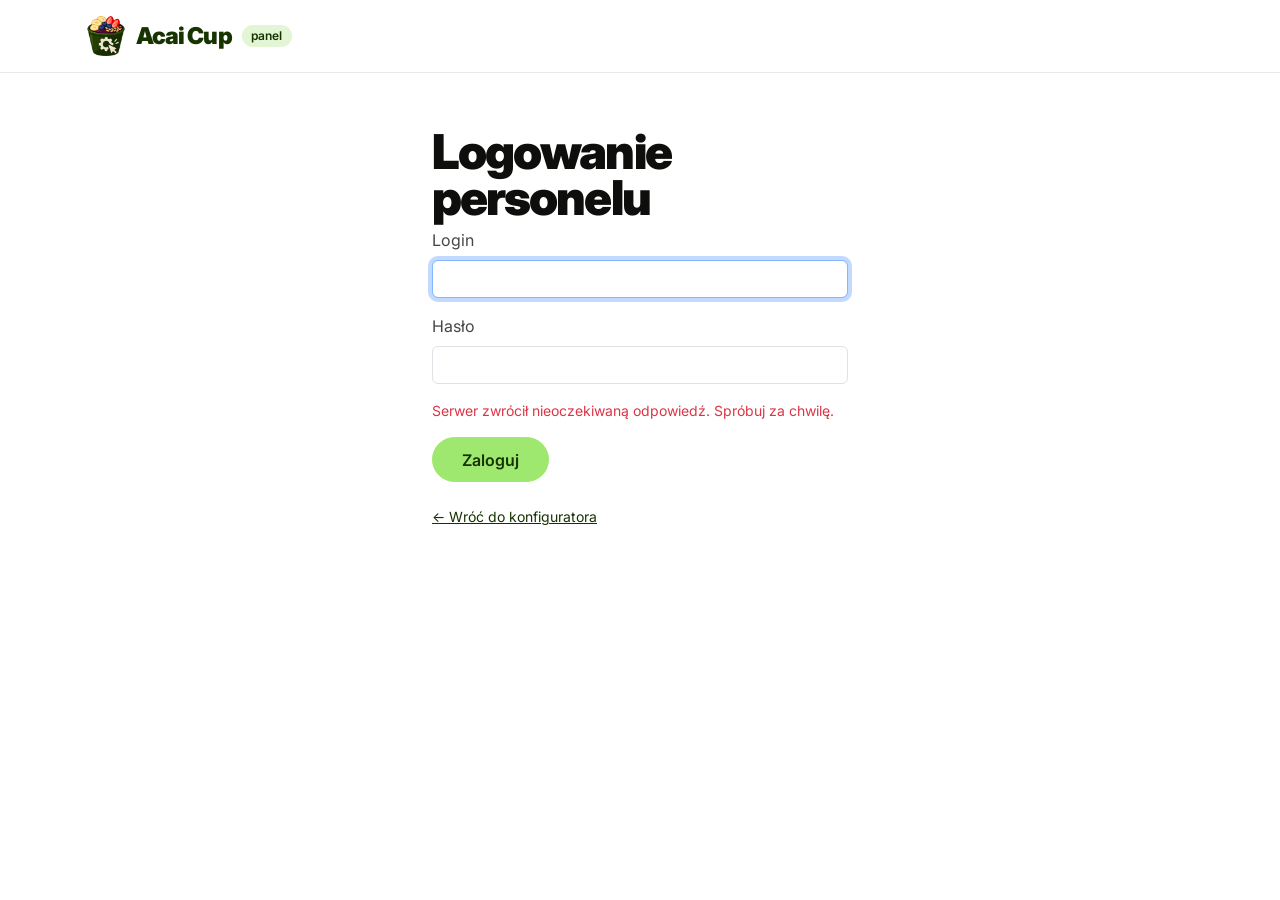
<file: public/panel/index.html>
<!doctype html>
<html lang="pl">
<head>
    <meta charset="utf-8">
    <meta name="viewport" content="width=device-width, initial-scale=1, viewport-fit=cover">
    <title>Panel personelu – Acai Cup</title>
    <meta name="robots" content="noindex, nofollow">

    <link rel="stylesheet" href="https://cdn.jsdelivr.net/npm/bootstrap@5.3.3/dist/css/bootstrap.min.css" crossorigin="anonymous">
    <link rel="preconnect" href="https://fonts.googleapis.com">
    <link rel="preconnect" href="https://fonts.gstatic.com" crossorigin>
    <link rel="stylesheet" href="https://fonts.googleapis.com/css2?family=Inter:wght@400;500;600;700;900&display=swap">
    <link rel="stylesheet" href="../assets/css/style.css?v=2026-11-25b">
    <link rel="icon" type="image/png" sizes="32x32" href="../assets/img/favicon-32.png">
    <link rel="apple-touch-icon" href="../assets/img/apple-touch-icon.png">
</head>
<body class="panel-body">
<!--
    Panel personelu (zadania 34, 36, 37, 39 – FE).
    Jedna strona: formularz logowania ALBO panel z zakładkami.
    Całą treść zakładek buduje assets/js/panel.js na podstawie danych z api/admin/*.
    Elementy z data-role="manager" są widoczne tylko dla kierownika –
    ale to tylko wygoda: serwer i tak sprawdza rolę w każdym endpoincie (require_role).
-->

<header class="site-header">
    <div class="container d-flex align-items-center justify-content-between gap-3 py-3">
        <a class="brand" href="./">
            <img class="brand-mark" src="../assets/img/logo.png" alt="" width="40" height="40">
            Acai Cup <span class="panel-tag">panel</span>
        </a>
        <div id="user-box" class="d-flex align-items-center gap-2" hidden>
            <span class="small text-secondary">
                <span id="user-login"></span> · rola: <span id="user-role"></span>
            </span>
            <button id="btn-logout" type="button" class="btn btn-outline-secondary btn-sm">Wyloguj</button>
        </div>
    </div>
</header>

<main class="container py-4">
    <p id="panel-message" class="alert" role="status" hidden></p>

    <!-- Logowanie -->
    <section id="login-view" class="login-card" hidden aria-labelledby="login-title">
        <h1 id="login-title" class="step-title">Logowanie personelu</h1>
        <form id="login-form" novalidate>
            <div class="mb-3">
                <label for="login" class="form-label">Login</label>
                <input id="login" name="login" class="form-control" autocomplete="username" maxlength="40" required>
            </div>
            <div class="mb-3">
                <label for="password" class="form-label">Hasło</label>
                <input id="password" name="password" type="password" class="form-control" autocomplete="current-password" maxlength="200" required>
            </div>
            <p id="login-error" class="text-danger small" role="alert"></p>
            <button type="submit" class="btn btn-acai">Zaloguj</button>
        </form>
        <p class="small text-secondary mt-4"><a class="footer-link" href="../">← Wróć do konfiguratora</a></p>
    </section>

    <!-- Panel -->
    <section id="panel-view" hidden>
        <nav class="panel-tabs" aria-label="Sekcje panelu">
            <button type="button" class="panel-tab" data-tab="orders">Zamówienia</button>
            <button type="button" class="panel-tab" data-tab="products">Produkty</button>
            <button type="button" class="panel-tab" data-tab="prices" data-role="manager">Ceny</button>
            <button type="button" class="panel-tab" data-tab="summary" data-role="manager">Podsumowanie</button>
        </nav>

        <section id="view-orders" class="panel-view" aria-labelledby="orders-title">
            <div class="d-flex flex-wrap align-items-baseline justify-content-between gap-2">
                <h1 id="orders-title" class="panel-title">Zamówienia</h1>
                <span id="orders-updated" class="small text-secondary"></span>
            </div>
            <div id="order-filters" class="filter-bar" role="group" aria-label="Filtr statusu"></div>
            <div id="order-list" class="order-grid" aria-live="polite"></div>
        </section>

        <section id="view-products" class="panel-view" aria-labelledby="products-title" hidden>
            <div class="d-flex flex-wrap align-items-baseline justify-content-between gap-2">
                <h1 id="products-title" class="panel-title">Produkty</h1>
                <button id="btn-add-product" type="button" class="btn btn-acai" data-role="manager">Dodaj produkt</button>
            </div>
            <p class="text-secondary">Wyłączony przełącznik = produkt chwilowo niedostępny (w konfiguratorze wyszarzony).</p>
            <div id="product-form-box" data-role="manager"></div>
            <div id="product-list"></div>
        </section>

        <section id="view-prices" class="panel-view" aria-labelledby="prices-title" data-role="manager" hidden>
            <h1 id="prices-title" class="panel-title">Ceny</h1>
            <p class="text-secondary">Cena zależy tylko od rozmiaru. Zmiana nie wpływa na złożone już zamówienia.</p>
            <form id="prices-form" class="prices-form" novalidate></form>
        </section>

        <section id="view-summary" class="panel-view" aria-labelledby="summary-title" data-role="manager" hidden>
            <h1 id="summary-title" class="panel-title">Podsumowanie sprzedaży</h1>
            <form id="summary-form" class="d-flex flex-wrap align-items-end gap-2 mb-4">
                <div>
                    <label for="summary-from" class="form-label small">Od</label>
                    <input id="summary-from" type="date" class="form-control" required>
                </div>
                <div>
                    <label for="summary-to" class="form-label small">Do</label>
                    <input id="summary-to" type="date" class="form-control" required>
                </div>
                <button type="submit" class="btn btn-outline-secondary">Pokaż</button>
            </form>
            <div id="summary-result" aria-live="polite"></div>
        </section>
    </section>
</main>

<script type="module" src="../assets/js/panel.js?v=2026-11-25b"></script>
</body>
</html>
</file>
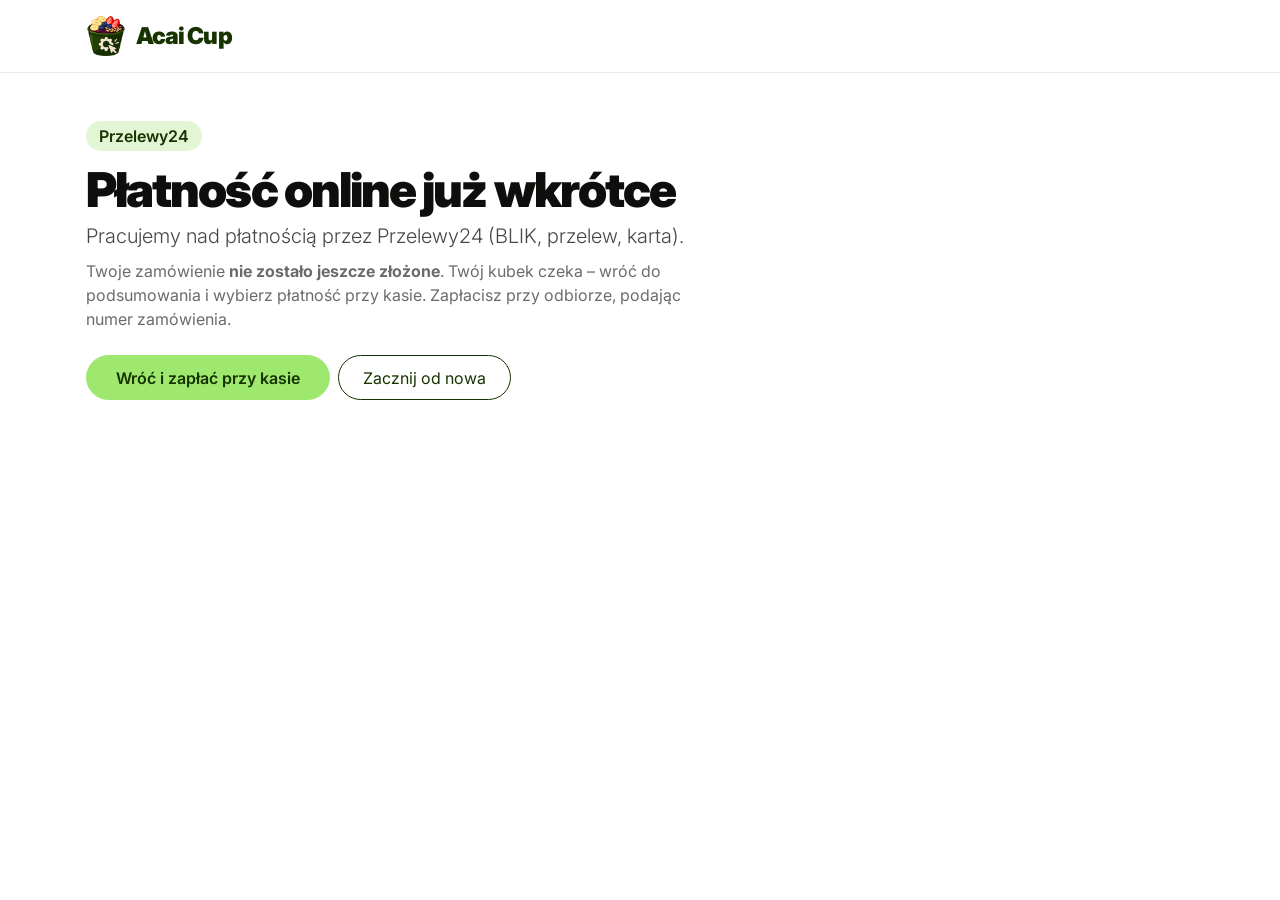
<file: public/platnosc-wkrotce.html>
<!doctype html>
<html lang="pl">
<head>
    <meta charset="utf-8">
    <meta name="viewport" content="width=device-width, initial-scale=1, viewport-fit=cover">
    <title>Płatność online wkrótce – Acai Cup</title>
    <meta name="robots" content="noindex">

    <link rel="stylesheet" href="https://cdn.jsdelivr.net/npm/bootstrap@5.3.3/dist/css/bootstrap.min.css" crossorigin="anonymous">
    <link rel="preconnect" href="https://fonts.googleapis.com">
    <link rel="preconnect" href="https://fonts.gstatic.com" crossorigin>
    <link rel="stylesheet" href="https://fonts.googleapis.com/css2?family=Inter:wght@400;500;600;700;900&display=swap">
    <link rel="stylesheet" href="assets/css/style.css?v=2026-11-25b">
    <link rel="icon" type="image/png" sizes="32x32" href="assets/img/favicon-32.png">
    <link rel="apple-touch-icon" href="assets/img/apple-touch-icon.png">
</head>
<body>
<!--
    Strona „płatność online wkrótce” (zadanie 30, FE).
    Pojawia się, gdy klient wybierze płatność online: serwer odpowiada wtedy
    błędem PAYMENT_UNAVAILABLE i NIE zapisuje zamówienia.
    Przycisk wraca do konfiguratora z dopiskiem ?powrot=platnosc – app.js odtwarza
    wtedy kubek z sessionStorage i otwiera podsumowanie z płatnością przy kasie.
    Strona nie ma własnego skryptu.
-->

<header class="site-header">
    <div class="container d-flex align-items-center justify-content-between py-3">
        <a class="brand" href="./">
            <img class="brand-mark" src="assets/img/logo.png" alt="" width="40" height="40">
            Acai Cup
        </a>
    </div>
</header>

<main class="container py-5">
    <div class="soon-card">
        <p class="soon-badge">Przelewy24</p>
        <h1 class="step-title">Płatność online już wkrótce</h1>
        <p class="lead mb-2">Pracujemy nad płatnością przez Przelewy24 (BLIK, przelew, karta).</p>
        <p class="text-secondary mb-4">
            Twoje zamówienie <strong>nie zostało jeszcze złożone</strong>. Twój kubek czeka –
            wróć do podsumowania i wybierz płatność przy kasie. Zapłacisz przy odbiorze, podając numer zamówienia.
        </p>
        <div class="d-flex flex-wrap gap-2">
            <a class="btn btn-acai" href="./?powrot=platnosc">Wróć i zapłać przy kasie</a>
            <a class="btn btn-outline-secondary" href="./">Zacznij od nowa</a>
        </div>
    </div>
</main>

</body>
</html>
</file>
<file: public/assets/css/style.css>
/* =====================================================================
   Acai Cup – style (zadanie 14, FE). Opis zasad: docs/styl.md
   Styl bazowy: „Wise” z styles.refero.design – głęboka zieleń liści,
   jeden limonkowy akcent, ciężkie nagłówki, przyciski-pigułki.
   Wybrany przez zespół 03.11.2026.
   ===================================================================== */

:root {
    /* Kolory marki */
    --forest:   #163300;   /* Forest Ink – tekst marki, ciemne sekcje, obramowania wyboru */
    --spruce:   #054d28;   /* Spruce – tło kubka w ciemnej sekcji */
    --obsidian: #0e0f0c;   /* nagłówki */
    --lime:     #9fe870;   /* Lime Voltage – przycisk główny i aktywny krok (oszczędnie!) */
    --lime-hover: #8fd960;
    --mist:     #e2f6d5;   /* Linen Mist – tło zaznaczenia, plakietki */

    /* Neutralne */
    --text:     #454745;   /* Charcoal – tekst główny */
    --muted:    #6a6c6a;   /* Slate – tekst pomocniczy */
    --fog:      #e8ebe6;   /* Fog – ramki, kafelki */
    --paper:    #ffffff;   /* tło strony i kart */

    /* Kolory na ciemnej sekcji (podgląd kubka) */
    --on-dark:       #ffffff;
    --on-dark-muted: #b9d9b0;
    --cup-inside:    #0f3d1f;

    /* Kształty */
    --radius:      10px;   /* karty, pola */
    --radius-lg:   28px;   /* duża ciemna karta */
    --radius-pill: 9999px; /* przyciski, plakietki, kroki */

    /* Typografia: Inter 900 w nagłówkach, 400–700 w reszcie */
    --font: "Inter", system-ui, -apple-system, "Segoe UI", sans-serif;

    --bs-body-font-family: var(--font);
    --bs-body-color: var(--text);
    --bs-body-bg: var(--paper);
    --bs-secondary-color: var(--muted);
    --bs-secondary-rgb: 106, 108, 106;
}

body {
    background: var(--paper);
    color: var(--text);
}

/* Margines boczny min. 16 px, także obok wcięć ekranu w telefonach. */
.container {
    padding-left: max(16px, env(safe-area-inset-left, 0px));
    padding-right: max(16px, env(safe-area-inset-right, 0px));
}

h1, h2, .brand, .price {
    font-family: var(--font);
    font-weight: 900;
    letter-spacing: -0.04em;
    color: var(--obsidian);
}

/* Nagłówek ------------------------------------------------------------ */
.site-header {
    background: var(--paper);
    border-bottom: 1px solid var(--fog);
}

.brand {
    display: inline-flex;
    align-items: center;
    gap: 10px;
    font-size: 1.45rem;
    color: var(--forest);
    text-decoration: none;
}

.brand-mark {
    width: 40px;
    height: 40px;
    object-fit: contain;
    flex-shrink: 0;
}

/* Podgląd kubka – ciemna sekcja Forest Ink ------------------------------ */
.preview-card {
    top: 1.5rem;
    background: var(--forest);
    color: var(--on-dark);
    border-radius: var(--radius-lg);
    padding: 1.5rem;
}

.preview-card .text-secondary {
    color: var(--on-dark-muted) !important;
}

.cup-wrap {
    background: var(--spruce);
    border-radius: 20px;
    padding: 0.75rem;
}

#cup {
    display: block;
    width: 100%;
    max-width: 300px;
    margin: 0 auto;
}

.cup-inside        { fill: var(--cup-inside); }
.cup-outline       { fill: none; stroke: var(--mist); stroke-width: 2.5; stroke-linejoin: round; }
.cup-rim           { fill: var(--forest); stroke: var(--mist); stroke-width: 2.5; }
.cup-shine         { stroke: #ffffff; stroke-width: 5; stroke-linecap: round; opacity: 0.3; }
.cup-shadow        { fill: #000000; opacity: 0.25; }
.cup-layer         { stroke: rgba(255, 255, 255, 0.55); stroke-width: 1.5; }
.cup-layer-empty   { fill: var(--cup-inside); stroke: #5c8a5f; stroke-width: 1.2; stroke-dasharray: 5 4; }
.cup-label-pill    { fill: var(--forest); fill-opacity: 0.82; }
.cup-label-text    { fill: #ffffff; font-weight: 600; }
.cup-mound         { stroke: rgba(255, 255, 255, 0.6); stroke-width: 1.5; }
.cup-mound-split   { stroke: rgba(255, 255, 255, 0.7); stroke-width: 1.5; }
.cup-slot-label    { font-size: 11px; fill: var(--on-dark-muted); }
.cup-empty-label   { font-size: 13px; fill: var(--on-dark-muted); }
.protein-badge circle    { fill: var(--lime); }
.protein-badge text      { fill: var(--forest); font-weight: 700; }
.protein-badge-big       { font-size: 13px; }
.protein-badge-small     { font-size: 9.5px; }

.preview-card .price {
    font-size: 2.4rem;
    color: var(--on-dark);
    font-variant-numeric: tabular-nums;
}

.nutrition {
    display: grid;
    grid-template-columns: repeat(4, 1fr);
    gap: 0.5rem;
    margin: 1rem 0 0;
}

.nutrition div {
    background: rgba(255, 255, 255, 0.08);
    border-radius: var(--radius);
    padding: 0.5rem;
    text-align: center;
}

.nutrition dt {
    font-size: 0.72rem;
    font-weight: 500;
    color: var(--on-dark-muted);
}

.nutrition dd {
    margin: 0;
    font-weight: 700;
    color: var(--on-dark);
    font-variant-numeric: tabular-nums;
}

.badge.allergen {
    background: var(--mist);
    color: var(--forest);
    border-radius: var(--radius-pill);
    font-weight: 600;
}

/* Kroki ---------------------------------------------------------------- */
.stepper {
    display: flex;
    gap: 0.5rem;
    list-style: none;
    padding: 0;
    margin: 0 0 1.5rem;
    flex-wrap: wrap;
}

.stepper-btn {
    display: inline-flex;
    align-items: center;
    gap: 0.4rem;
    border: 1px solid var(--fog);
    background: var(--paper);
    border-radius: var(--radius-pill);
    padding: 0.3rem 0.8rem 0.3rem 0.35rem;
    color: var(--forest);
    font-weight: 600;
    white-space: nowrap;
}

.stepper-btn:disabled {
    opacity: 0.45;
}

.stepper-num {
    display: inline-grid;
    place-items: center;
    width: 1.6rem;
    height: 1.6rem;
    border-radius: 50%;
    background: var(--fog);
    font-size: 0.85rem;
}

.is-current .stepper-btn {
    background: var(--lime);
    border-color: var(--lime);
}

.is-current .stepper-num {
    background: var(--forest);
    color: var(--lime);
}

.is-done .stepper-num {
    background: var(--forest);
    color: #ffffff;
}

.step-title {
    font-size: 3rem;
    line-height: 0.95;
    margin-bottom: 0.5rem;
    text-wrap: balance;
}

.step-title:focus {
    outline: none;
}

/* Karty wyboru ----------------------------------------------------------- */
.option-grid {
    display: grid;
    grid-template-columns: repeat(auto-fill, minmax(200px, 1fr));
    gap: 0.75rem;
}

.option-grid-2 { grid-template-columns: repeat(auto-fit, minmax(220px, 1fr)); }
.option-grid-3 { grid-template-columns: repeat(auto-fit, minmax(170px, 1fr)); }

.option-card {
    display: flex;
    align-items: flex-start;
    gap: 0.75rem;
    width: 100%;
    text-align: left;
    background: var(--paper);
    border: 1px solid var(--fog);
    border-radius: var(--radius);
    padding: 0.85rem 1rem;
    color: var(--text);
    transition: border-color 0.15s, background-color 0.15s;
}

.option-card:hover:not(:disabled) {
    border-color: var(--forest);
}

.option-card:focus-visible {
    outline: 3px solid var(--forest);
    outline-offset: 2px;
}

.option-card.is-selected {
    border-color: var(--forest);
    background: var(--mist);
    box-shadow: inset 0 0 0 1px var(--forest);
}

.option-card:disabled {
    opacity: 0.5;
    cursor: not-allowed;
}

/* Miniatura zdjęcia składnika (kolor jako tło zapasowe) */
.swatch {
    flex: none;
    width: 3.5rem;
    height: 3.5rem;
    border-radius: var(--radius);
    border: 1px solid rgba(0, 0, 0, 0.08);
    background-size: cover;
    background-position: center;
}

/* Zdjęcie główne w pierwszym kroku */
.hero-photo {
    margin: 0 0 1rem;
}

.hero-photo img {
    display: block;
    width: 100%;
    height: auto;
    aspect-ratio: 1200 / 520;
    object-fit: cover;
    border-radius: var(--radius-lg);
    background: var(--mist);
}

.option-text {
    display: flex;
    flex-direction: column;
    gap: 0.15rem;
}

.option-title { font-weight: 700; color: var(--forest); }
.option-meta  { font-size: 0.85rem; color: var(--muted); }
.option-extra { font-size: 0.78rem; color: var(--muted); }

.layer-group {
    margin-bottom: 1.5rem;
}

/* Toppingi: dodatkowe miejsca i podwójna porcja ---------------------------- */
.qty-badge {
    display: inline-block;
    margin-left: 0.4rem;
    padding: 0 0.45rem;
    border-radius: var(--radius-pill);
    background: var(--lime);
    color: var(--forest);
    font-size: 0.78rem;
    font-weight: 800;
}

.topping-options {
    display: grid;
    gap: 0.75rem;
    margin-top: 1rem;
}

.topping-status {
    color: var(--muted);
    font-size: 0.9rem;
}

.topping-status strong { color: var(--forest); }

.extra-toppings,
.double-topping {
    border: 1px solid var(--fog);
    border-radius: var(--radius);
    padding: 0.85rem 1rem;
    color: var(--forest);
}

.extra-toppings {
    display: flex;
    align-items: center;
    justify-content: space-between;
    gap: 1rem;
}

.qty-control {
    display: inline-flex;
    align-items: center;
    gap: 0.6rem;
}

.qty-control .btn {
    width: 2.25rem;
    height: 2.25rem;
    padding: 0;
    font-size: 1.1rem;
    line-height: 1;
}

.double-topping .btn { padding: 0.35rem 0.9rem; }

.qty-value {
    min-width: 1.25rem;
    text-align: center;
    font-weight: 800;
    font-size: 1.1rem;
}

.layer-group legend {
    font-size: 1rem;
    font-weight: 700;
    color: var(--forest);
    margin-bottom: 0.6rem;
}

/* Podsumowanie ---------------------------------------------------------- */
.summary-list {
    background: var(--paper);
    border: 1px solid var(--fog);
    border-radius: var(--radius);
    padding: 0.5rem 1rem;
    margin: 0;
}

.summary-list div {
    display: flex;
    justify-content: space-between;
    gap: 1rem;
    padding: 0.55rem 0;
    border-bottom: 1px solid var(--fog);
}

.summary-list div:last-child { border-bottom: 0; }
.summary-list dt { font-weight: 400; color: var(--muted); }
.summary-list dd { margin: 0; text-align: right; font-weight: 600; color: var(--forest); }

/* Przyciski: jeden limonkowy na ekran, reszta obrysowana ---------------- */
.btn-acai {
    --bs-btn-bg: var(--lime);
    --bs-btn-border-color: var(--lime);
    --bs-btn-color: var(--forest);
    --bs-btn-hover-bg: var(--lime-hover);
    --bs-btn-hover-border-color: var(--lime-hover);
    --bs-btn-hover-color: var(--forest);
    --bs-btn-active-bg: var(--lime-hover);
    --bs-btn-active-color: var(--forest);
    --bs-btn-disabled-bg: var(--fog);
    --bs-btn-disabled-border-color: var(--fog);
    --bs-btn-disabled-color: var(--muted);
    border-radius: var(--radius-pill);
    padding: 0.6rem 1.8rem;
    font-weight: 600;
}

.btn-outline-secondary {
    --bs-btn-color: var(--forest);
    --bs-btn-border-color: var(--forest);
    --bs-btn-hover-bg: var(--mist);
    --bs-btn-hover-color: var(--forest);
    --bs-btn-hover-border-color: var(--forest);
    --bs-btn-active-bg: var(--mist);
    --bs-btn-active-color: var(--forest);
    --bs-btn-disabled-color: var(--muted);
    --bs-btn-disabled-border-color: var(--fog);
    border-radius: var(--radius-pill);
    padding: 0.6rem 1.5rem;
}

/* Potwierdzenie zamówienia (etap E2) -------------------------------------- */
.order-code-box {
    display: flex;
    flex-direction: column;
    align-items: flex-start;
    gap: 0.35rem;
    background: var(--forest);
    color: var(--on-dark);
    border-radius: var(--radius-lg);
    padding: 1.5rem 1.75rem;
}

.order-code-label {
    color: var(--on-dark-muted);
    font-weight: 600;
}

/* Numer do odbioru: największy napis na ekranie, czytelny z daleka. */
.order-code {
    font-size: 4rem;
    font-weight: 900;
    line-height: 1;
    letter-spacing: -0.02em;
    color: var(--lime);
    font-variant-numeric: tabular-nums;
}

/* Plakietka statusu – wspólna dla klienta i panelu. */
.order-status {
    display: inline-block;
    border-radius: var(--radius-pill);
    padding: 0.25rem 0.8rem;
    font-weight: 600;
    font-size: 0.9rem;
    background: var(--mist);
    color: var(--forest);
}

.order-status[data-status="preparing"] { background: #fff1c2; color: #5c4400; }
.order-status[data-status="ready"]     { background: var(--lime); color: var(--forest); }
.order-status[data-status="collected"] { background: var(--fog); color: var(--text); }
.order-status[data-status="cancelled"] { background: #fde2e1; color: #8a1c17; }

/* Strona „płatność online wkrótce” */
.soon-card {
    max-width: 40rem;
}

.soon-badge {
    display: inline-block;
    background: var(--mist);
    color: var(--forest);
    border-radius: var(--radius-pill);
    padding: 0.2rem 0.8rem;
    font-weight: 600;
    margin-bottom: 1rem;
}

.footer-link {
    color: var(--forest);
}

/* Atrybut hidden zawsze ukrywa element – także taki, który ma display: flex
   z klasy (.stepper, .d-flex z Bootstrapa). Ta reguła stoi po Bootstrapie, więc wygrywa. */
[hidden] {
    display: none !important;
}

/* Panel personelu (etap E3) ---------------------------------------------- */
.panel-tag {
    font-size: 0.75rem;
    font-weight: 600;
    letter-spacing: 0;
    background: var(--mist);
    color: var(--forest);
    border-radius: var(--radius-pill);
    padding: 0.15rem 0.6rem;
}

.login-card {
    max-width: 26rem;
    margin: 2rem auto;
}

.panel-tabs {
    display: flex;
    flex-wrap: wrap;
    gap: 0.5rem;
    margin-bottom: 1.5rem;
}

/* Zakładki i filtry wyglądają jak kroki konfiguratora: pigułki, aktywna limonkowa. */
.panel-tab,
.filter-btn {
    border: 1px solid var(--fog);
    background: var(--paper);
    border-radius: var(--radius-pill);
    padding: 0.4rem 1rem;
    color: var(--forest);
    font-weight: 600;
}

.panel-tab:hover,
.filter-btn:hover {
    border-color: var(--forest);
}

.panel-tab.is-active {
    background: var(--lime);
    border-color: var(--lime);
}

.filter-btn.is-active {
    background: var(--forest);
    border-color: var(--forest);
    color: #ffffff;
}

.filter-count {
    display: inline-block;
    min-width: 1.5rem;
    border-radius: var(--radius-pill);
    background: var(--fog);
    color: var(--forest);
    font-size: 0.8rem;
    padding: 0 0.4rem;
}

.panel-title {
    font-size: 2.2rem;
    line-height: 1;
    margin-bottom: 1rem;
}

.panel-subtitle {
    font-weight: 700;
    color: var(--forest);
    margin-bottom: 0.5rem;
}

.filter-bar {
    display: flex;
    flex-wrap: wrap;
    gap: 0.5rem;
    margin-bottom: 1.25rem;
}

.order-grid {
    display: grid;
    grid-template-columns: repeat(auto-fill, minmax(260px, 1fr));
    gap: 1rem;
}

.order-card {
    border: 1px solid var(--fog);
    border-radius: var(--radius);
    padding: 1rem;
    background: var(--paper);
}

.order-card-code {
    font-size: 1.8rem;
    font-weight: 900;
    letter-spacing: -0.02em;
    color: var(--forest);
    line-height: 1;
}

.order-items {
    list-style: none;
    padding: 0;
    margin: 0.75rem 0;
    font-size: 0.9rem;
}

.panel-table th {
    font-weight: 600;
    color: var(--muted);
    font-size: 0.85rem;
}

.color-dot {
    display: inline-block;
    width: 0.9rem;
    height: 0.9rem;
    border-radius: 50%;
    margin-right: 0.5rem;
    vertical-align: -0.1rem;
    border: 1px solid rgba(0, 0, 0, 0.15);
}

.is-hidden-product td {
    opacity: 0.55;
}

.product-form {
    border: 1px solid var(--forest);
    border-radius: var(--radius);
    padding: 1.25rem;
    margin-bottom: 1.5rem;
    background: var(--mist);
}

.allergen-checks {
    display: grid;
    grid-template-columns: repeat(auto-fill, minmax(190px, 1fr));
    gap: 0.25rem 1rem;
}

.prices-form {
    max-width: 30rem;
}

.price-row {
    display: grid;
    grid-template-columns: 1fr 10rem;
    align-items: center;
    gap: 1rem;
    padding: 0.75rem 0;
    border-bottom: 1px solid var(--fog);
}

.stat-grid {
    display: grid;
    grid-template-columns: repeat(auto-fit, minmax(150px, 1fr));
    gap: 0.75rem;
}

.stat-tile {
    background: var(--forest);
    color: var(--on-dark);
    border-radius: var(--radius);
    padding: 1rem;
    display: flex;
    flex-direction: column;
}

.stat-label {
    font-size: 0.8rem;
    color: var(--on-dark-muted);
}

.stat-value {
    font-size: 1.6rem;
    font-weight: 900;
    letter-spacing: -0.03em;
    font-variant-numeric: tabular-nums;
}

/* Telefon i tablet ------------------------------------------------------ */
.mobile-bar {
    display: none;
}

@media (max-width: 991.98px) {
    .mobile-bar {
        position: sticky;
        bottom: 0;
        z-index: 10;
        display: flex;
        justify-content: space-between;
        align-items: center;
        padding-top: 0.75rem;
        padding-bottom: calc(0.75rem + env(safe-area-inset-bottom, 0px));
        padding-left: max(1.25rem, env(safe-area-inset-left, 0px));
        padding-right: max(1.25rem, env(safe-area-inset-right, 0px));
        background: var(--forest);
        color: #ffffff;
        font-weight: 600;
    }

    .mobile-bar strong {
        font-weight: 900;
        font-size: 1.25rem;
        letter-spacing: -0.03em;
        color: var(--lime);
        font-variant-numeric: tabular-nums;
    }
}

@media (max-width: 575.98px) {
    .step-title { font-size: 2.2rem; }
    .nutrition { grid-template-columns: repeat(2, 1fr); }
    .option-grid { grid-template-columns: 1fr; }
    .preview-card { padding: 1rem; border-radius: 20px; }
    .preview-card .price { font-size: 2rem; }
    #cup { max-width: 220px; }
    .swatch { width: 3rem; height: 3rem; }
    .hero-photo img { border-radius: 20px; }
    .order-code { font-size: 3rem; }
}

@media (prefers-reduced-motion: reduce) {
    .option-card { transition: none; }
}
</file>
